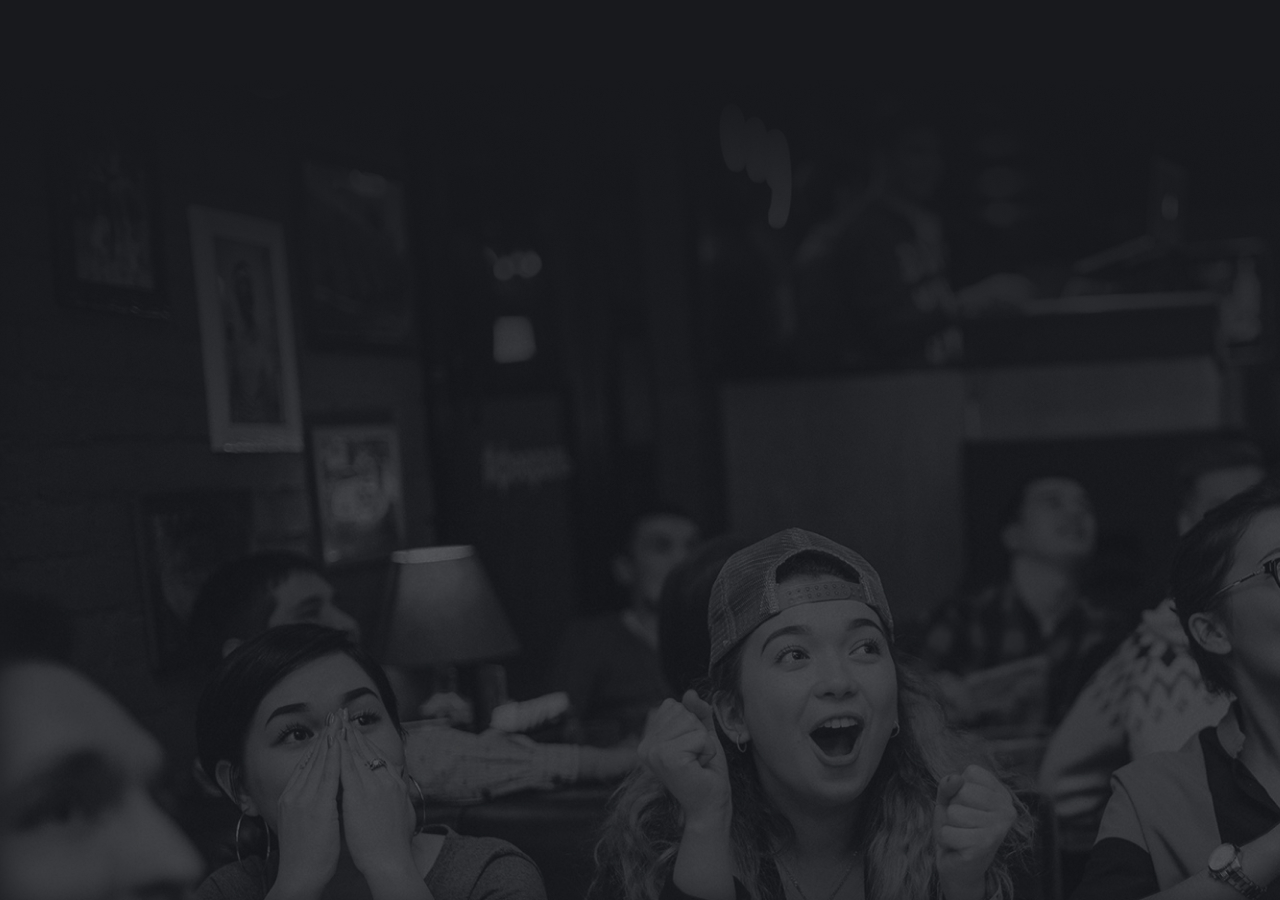
<file: index.html>
<!DOCTYPE html>
<html lang="en">
  <head>
    <meta charset="UTF-8" />
    <meta name="viewport" content="width=device-width, initial-scale=1.0" />
    <title>Document</title>
    <link rel="preconnect" href="https://fonts.googleapis.com" />
    <link rel="preconnect" href="https://fonts.gstatic.com" crossorigin />
    <link
      href="https://fonts.googleapis.com/css2?family=Inter:wght@100;200;300;400;500;600;700;800;900&family=Lora:ital,wght@0,500;0,600;0,700;1,500;1,600;1,700&family=Open+Sans:wght@400;700&display=swap"
      rel="stylesheet"
    />
    <link rel="stylesheet" href="./style.css" />
  </head>
  <body>
    <div class="welcome">
      <div class="welcome__container">
        <div class="central">
          <img src="./img/Quiz-box.png" alt="Quiz-box" />
          <a href="./main.html" class="main__button welcome__button">Войти</a>
        </div>
      </div>
    </div>
  </body>
</html>
</file>
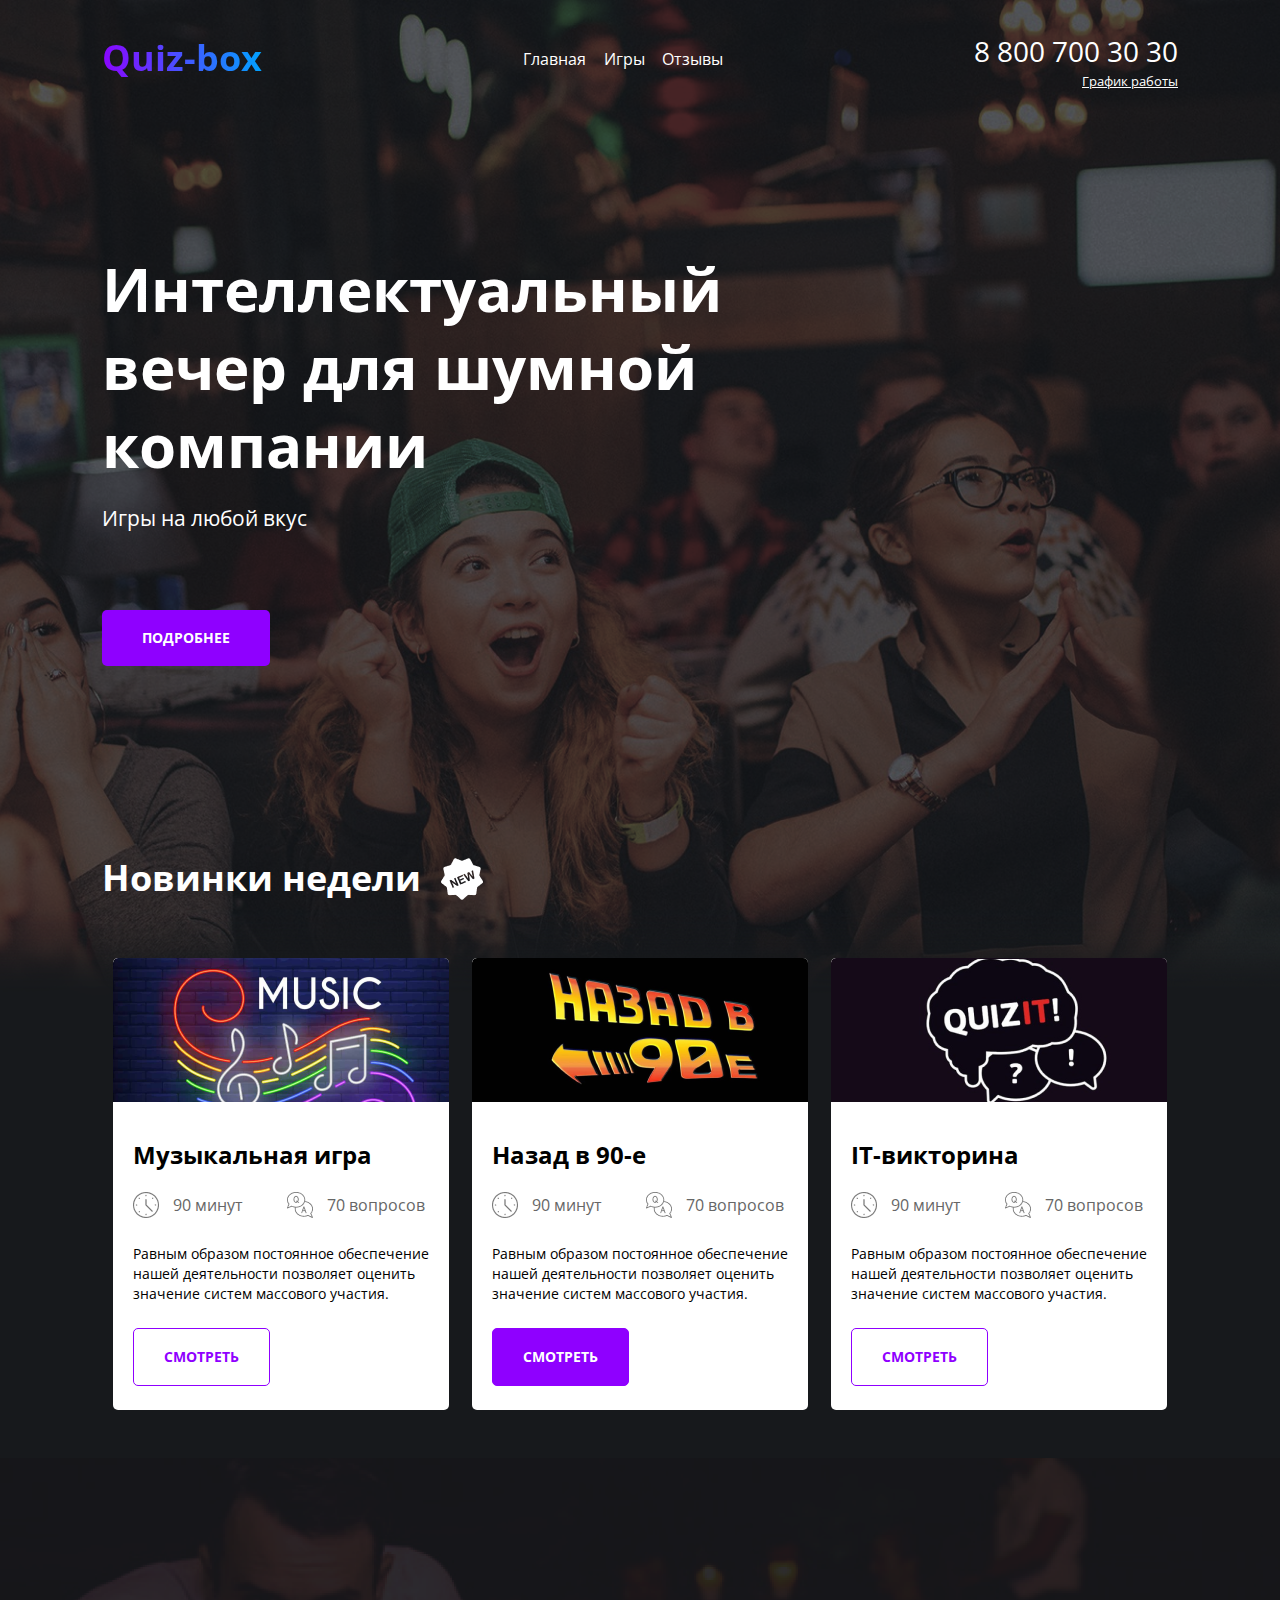
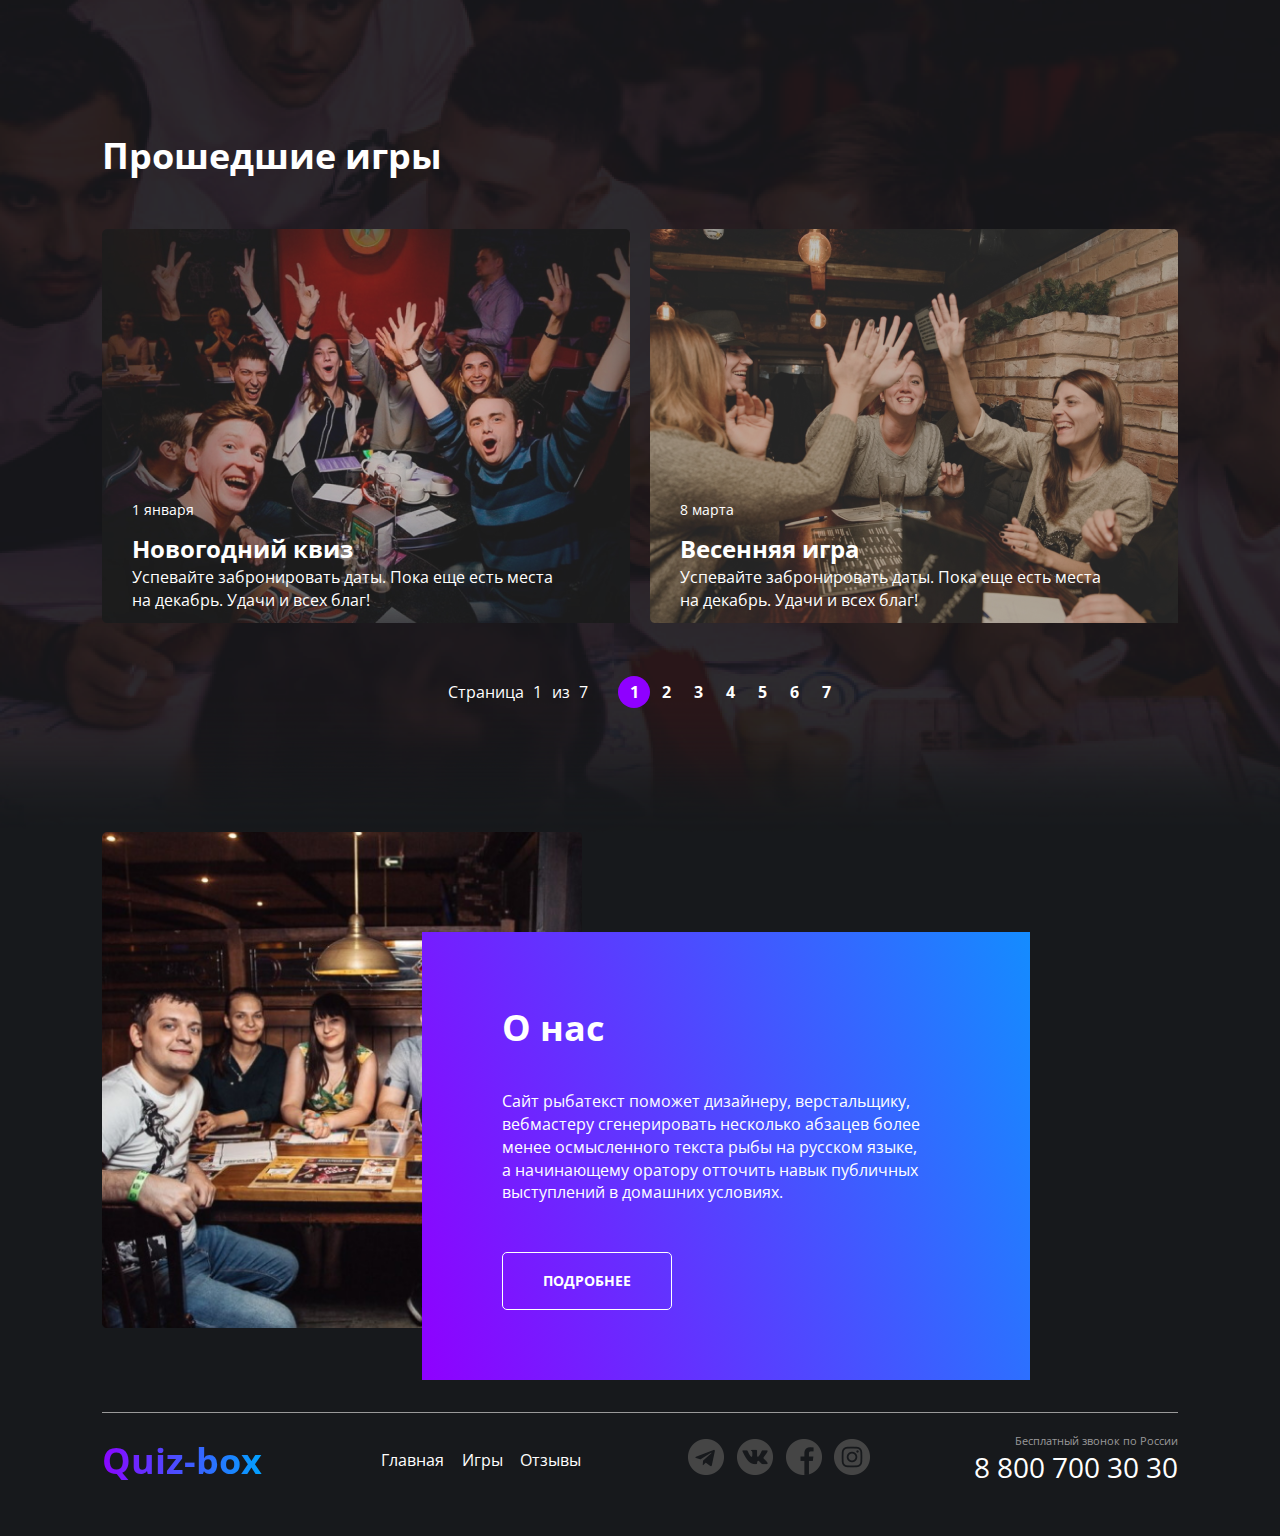
<file: main.html>
<!DOCTYPE html>
<html lang="en">
  <head>
    <meta charset="UTF-8">
    <meta name="viewport" content="width=a, initial-scale=1.0">
    <title>Document</title>
    <link rel="preconnect" href="https://fonts.googleapis.com">
<link rel="preconnect" href="https://fonts.gstatic.com" crossorigin>
<link href="https://fonts.googleapis.com/css2?family=Inter:wght@100;200;300;400;500;600;700;800;900&family=Lora:ital,wght@0,500;0,600;0,700;1,500;1,600;1,700&family=Open+Sans:wght@400;700&display=swap" rel="stylesheet">

    <link rel="stylesheet" href="./style.css">
  </head>
  <body>
    <div class="wrapper main-page-wrapper">
      <div class="container">
      <header class="header">
        <div class="logo">
          <a href="#" class="logo__link">Quiz-box</a>
        </div>
        <nav class="menu">
          <ul class="menu__list">
            <li class="menu__item"><a href="./main.html" class="menu__link" target="_blank">Главная</a></li>
            <li class="menu__item"><a href="./services.html" class="menu__link" target="_blank">Игры</a></li>
            <li class="menu__item"><a href="./reviews.html" class="menu__link">Отзывы</a></li></li>
          </ul>
        </nav>
        <addres class="address">
          <div class="address__phone">
            <a href="tel:+78007003030">8 800 700 30 30</a>
          </div>
          <div class="popup">
          <div class="address__schedule">График работы</div>
          <div class="adreess__popup">
            <div class="triangle">
            </div>
            <div class="rectangle">
      <p class="data__popup">пн-вс: 09:00-20:00</p>
      <p class="dinner__popup"> Обед: 14:00-14:30</p>
            </div>
          </div>
        </div>
        </addres>
      </header>
      <main class="main">
        <section class="primary">
          <h1 class="primary__title">
            Интеллектуальный вечер для шумной компании
          </h1>
          <p class="primary__text">Игры на&nbsp;любой вкус</p>
          <a class="primary__button" href="" target="_blank">Подробнее</a>
        </section>
        <section class="week-new">
          <div class="week-new__title">
            <h2 class="week-new__title-text">Новинки недели</h2>
            <div class="week-new__title-icon"><img src="img/ic1.png" alt="New" /></div>
          </div>
          <ul class="week-new__list">
            <li class="week-new__card">
              <img src="img/music.png" alt="Музыкальная игра" class="week-new__img" />
              <div class="week-new__info">
                <h3 class="week-new__name">Музыкальная игра</h3>
                <div class="week-new__character">
                  <img src="./img/clock.png" alt="time" class="week-new__icon" />
                  <h4 class="week-new__subtitle week-new__time">90 минут</h4>
                </div>
                <div class="week-new__character">
                  <img src="./img/qa.png" alt="question" class="week-new__icon" />
                  <h4 class="week-new__subtitle">70 вопросов</h4>
                </div>
                <p class="week-new__text">
                  Равным образом постоянное обеспечение нашей деятельности
                  позволяет оценить значение систем массового участия.
                </p>
                <a class="card__button">Смотреть</a>
              </div>
            </li>
            <li class="week-new__card">
              <img src="./img/back.png" alt="Назад в&nbsp;90-е" class="week-new__img" />
              <div class="week-new__info">
                <h3 class="week-new__name">Назад в&nbsp;90-е</h3>
                <div class="week-new__character">
                  <img src="./img/clock.png" alt="time" class="week-new__icon" />
                  <h4 class="week-new__subtitle week-new__time">90 минут</h4>
                </div>
                <div class="week-new__character">
                  <img src="./img/qa.png" alt="question" class="week-new__icon" />
                  <h4 class="week-new__subtitle">70 вопросов</h4>
                </div>
                <p class="week-new__text">
                  Равным образом постоянное обеспечение нашей деятельности
                  позволяет оценить значение систем массового участия.
                </p>
                <a class="card__button card_button-full">Смотреть</a>
              </div>
            </li>
            <li class="week-new__card">
              <img src="./img/quize.png" alt="IT-викторина" class="week-new__img" />
              <div class="week-new__info">
                <h3 class="week-new__name">IT-викторина</h3>
                <div class="week-new__character">
                  <img src="./img/clock.png" alt="time" class="week-new__icon" />
                  <h4 class="week-new__subtitle week-new__time">90 минут</h4>
                </div>
                <div class="week-new__character">
                  <img src="./img/qa.png" alt="question" class="week-new__icon" />
                  <h4 class="week-new__subtitle">70 вопросов</h4>
                </div>
                <p class="week-new__text">
                  Равным образом постоянное обеспечение нашей деятельности
                  позволяет оценить значение систем массового участия.
                </p>
                <a class="card__button">Смотреть</a>
              </div>
            </li>
          </ul>
        </section>
        <section class="game">
          <h2 class="game__title">Прошедшие игры</h2>
          <ul class="game__list">
            <li class="game__card">
              <a href=""
                ><img src="./img/newyear.png" alt="Новогодний квиз" class="game__img"
              /></a>
              <div class="game__info">
                <p class="game__date">1 января</p>
                <h3 class="game__card-title">Новогодний квиз</h3>
                <p class="game__text">
                  Успевайте забронировать даты. Пока еще есть места
                  на&nbsp;декабрь. Удачи и&nbsp;всех благ!
                </p>
              </div>
            </li>
            <li class="game__card">
              <a href=""><img src="./img/spring.png" alt="Весенняя игра" class="game__img" /></a>
              <div class="game__info">
                <p class="game__date">8 марта</p>
                <h3 class="game__card-title">Весенняя игра</h3>
                <p class="game__text">
                  Успевайте забронировать даты. Пока еще есть места
                  на&nbsp;декабрь. Удачи и&nbsp;всех благ!
                </p>
              </div>
            </li>
          </ul>
          <div class="paginator">
            <div class="paginator__display">
              Страница <span class="paginator__display-current">1</span>из
              <span class="paginator__display-all">7</span>
            </div>
            <ul class="paginator__list">
              <li class="paginator__item paginator__item--active">
                <a href="" class="paginator__link">1</a>
              </li>
              <li class="paginator__item">
                <a href="" class="paginator__link">2</a>
              </li>
              <li class="paginator__item">
                <a href="" class="paginator__link">3</a>
              </li>
              <li class="paginator__item">
                <a href="" class="paginator__link">4</a>
              </li>
              <li class="paginator__item">
                <a href="" class="paginator__link">5</a>
              </li>
              <li class="paginator__item">
                <a href="" class="paginator__link">6</a>
              </li>
              <li class="paginator__item">
                <a href="" class="paginator__link">7</a>
              </li>
            </ul>
          </div>
        </section>
        <section class="about">
          <img src="./img/about.png" alt="Картинка о нас" class="about_img" />
          <div class="about__description">
            <h2 class="about__title">О&nbsp;нас</h2>
            <p class="about__text">
              Сайт рыбатекст поможет дизайнеру, верстальщику, вебмастеру
              сгенерировать несколько абзацев более менее осмысленного текста рыбы
              на&nbsp;русском языке, а&nbsp;начинающему оратору отточить навык
              публичных выступлений в&nbsp;домашних условиях.
            </p>
            <a class="about__button">Подробнее</a>
          </div>
        </section>
      </main>
        <footer class="footer">
          <div class="footer__border">
          </div>
          <div class="logo">
            <a href="#" class="logo__link">Quiz-box</a>
          </div>
          <nav class="menu__footer">
            <ul class="menu__list">
              <li class="menu__item"><a href="./main.html" class="menu__link" target="_blank">Главная</a></li>
              <li class="menu__item"><a href="./services.html" class="menu__link" target="_blank">Игры</a></li>
              <li class="menu__item"><a href="./reviews.html" class="menu__link">Отзывы</a></li></li>
            </ul>
          </nav>
          <div class="social">
            <ul class="social__list">
              <li class="social__item">
                <a href="" class="social__link"
                  >
                  <div class="social__img tg">
                  </div></a>
              </li>
              <li class="social__item">
                <a href="" class="social__link"
                  > <div class="social__img vk"></div></a>
              </li>
              <li class="social__item">
                <a href="" class="social__link"
                  ><div class="social__img facebook"></div></a>
              </li>
              <li class="social__link">
                <a href="" class="social__link"
                  ><div class="social__img inst"></div></a>
              </li>
            </ul>
          </div>
          <div class="address">
            <p class="address__call">Бесплатный звонок по&nbsp;России</p>
            <div class="address__phone">
              <a href="tel:+78007003030">8 800 700 30 30</a>
            </div>
          </div>
        </footer>

    </div>
    </div>
  </body>
</html>
</file>
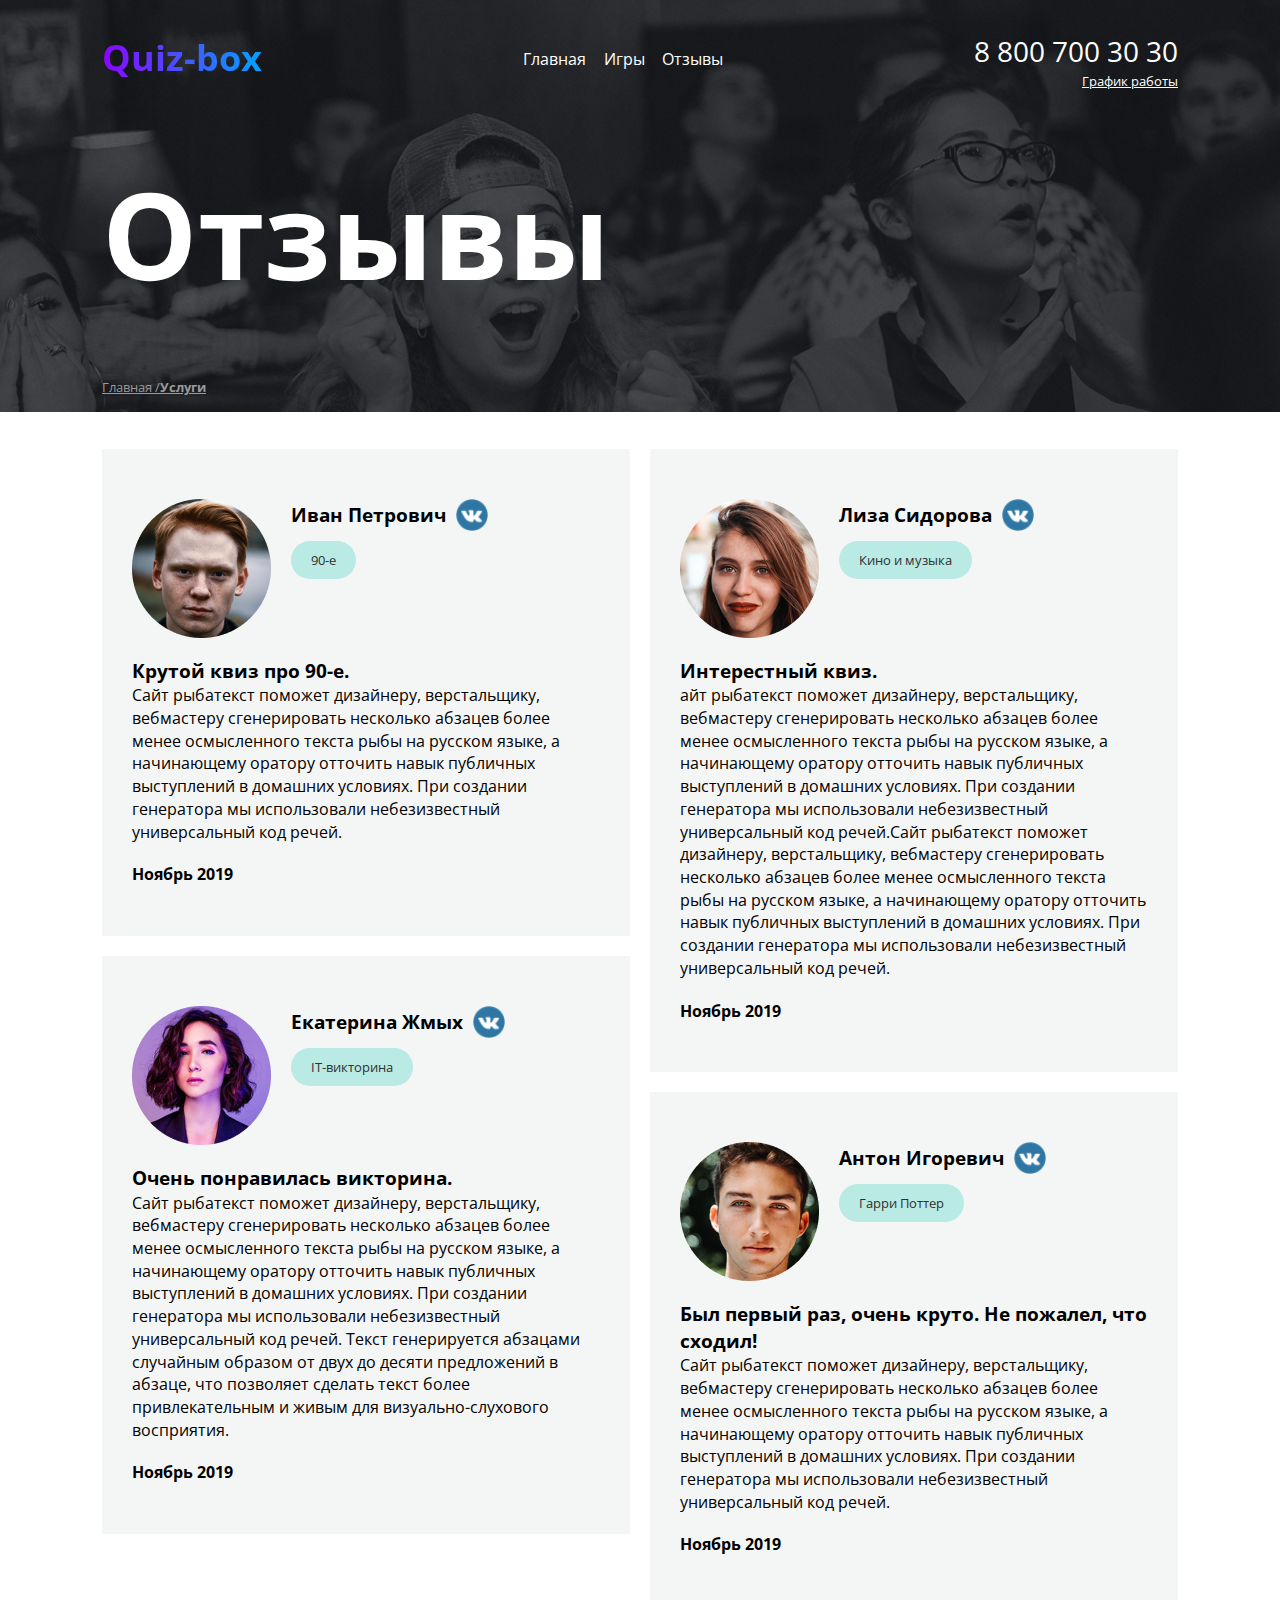
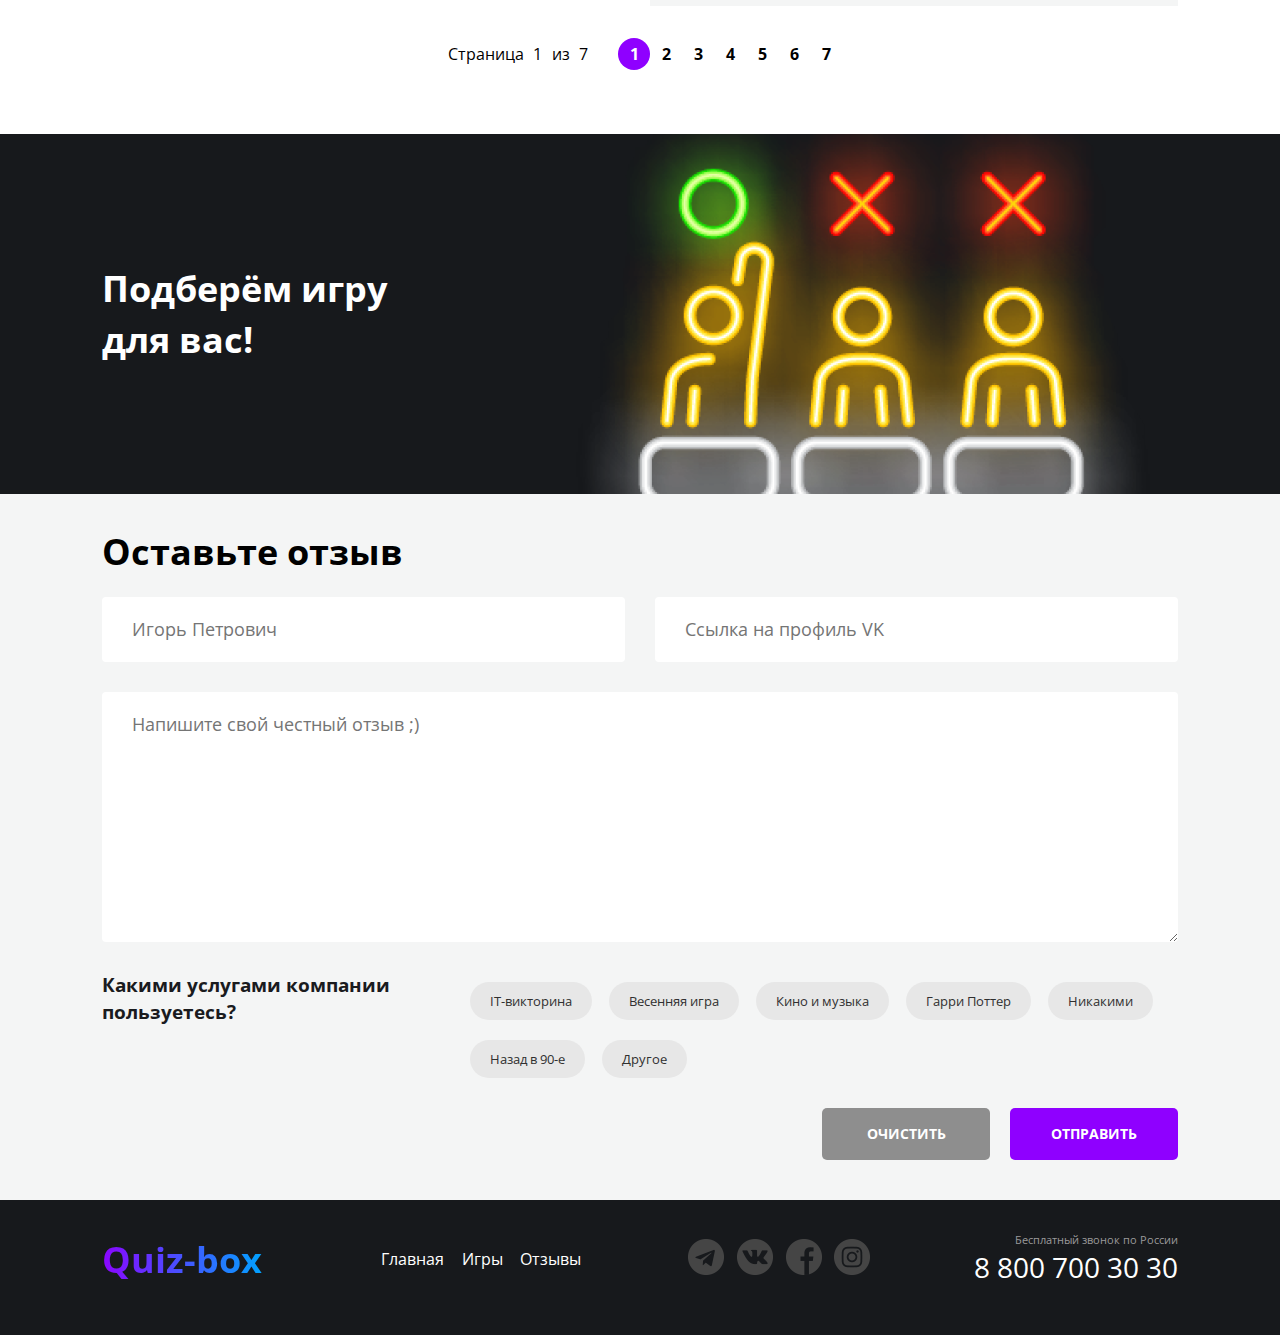
<file: reviews.html>
<!DOCTYPE html>
<html lang="en">
<head>
    <meta charset="UTF-8">
    <meta name="viewport" content="width=device-width, initial-scale=1.0">
    <title>Document</title>
    <link rel="preconnect" href="https://fonts.googleapis.com">
    <link rel="preconnect" href="https://fonts.gstatic.com" crossorigin>
    <link href="https://fonts.googleapis.com/css2?family=Inter:wght@100;200;300;400;500;600;700;800;900&family=Lora:ital,wght@0,500;0,600;0,700;1,500;1,600;1,700&family=Open+Sans:wght@400;700&display=swap" rel="stylesheet">
        <link rel="stylesheet" href="./style.css">
</head>
<body>
    <div class="wrapper reviews-wrapper">
    <div class="container">
    <div class="conteiner__top">
        <header class="header">
            <div class="logo">
              <a href="#" class="logo__link">Quiz-box</a>
            </div>
            <nav class="menu">
              <ul class="menu__list">
                <li class="menu__item"><a href="./main.html" class="menu__link" target="_blank">Главная</a></li>
                <li class="menu__item"><a href="./services.html" class="menu__link" target="_blank">Игры</a></li>
                <li class="menu__item"><a href="./reviews.html" class="menu__link">Отзывы</a></li></li>
              </ul>
            </nav>
            <addres class="address">
              <div class="address__phone">
                <a href="tel:+78007003030">8 800 700 30 30</a>
              </div>
              <div class="popup">
              <div class="address__schedule">График работы</div>
              <div class="adreess__popup">
                <div class="triangle">
                </div>
                <div class="rectangle">
          <p class="data__popup">пн-вс: 09:00-20:00</p>
          <p class="dinner__popup"> Обед: 14:00-14:30</p>
                </div>
              </div>
            </div>
            </addres>
            
          </header>
          <div class="title">
            <h1>Отзывы</h1>
        </div>
        <section class="breadcrumb">
           <ul class="breadcrumb__list">
            <li class="breadcrumb__item">Главная / </li>
            <li class="breadcrumb__item breadcrumb__active">Услуги</li>
           </ul>
        </section>
    </div>
    <section class="main__rev">
<div class="main__rev-revies">
    <ul class="main__rev-list">
        <li class="main__rev-card">
            <div class="rev__header">
                <img class="rev__img" src="./img/im1.png" alt="">
                <div class="rev__header-title">
                  <div class="rev__header-top">
                <div class="rev__header-name"><h3>Иван Петрович</h3></div>
                <img class="rev__icon" src="./img/vk_icon.png" alt="">
              </div>
                <div class="babl babl__active rev__babl">90-e</div> 
                </div>
                
            </div>
            <div class="rev__descr">
                <div class="rev__descr-title"><h3>Крутой квиз про 90-е.</h3></div>
                <div class="rev__descr__text">
                    <p>Сайт рыбатекст поможет дизайнеру, верстальщику, вебмастеру сгенерировать несколько абзацев более менее осмысленного текста рыбы на русском языке, а начинающему оратору отточить навык публичных выступлений в домашних условиях. При создании генератора мы использовали небезизвестный универсальный код речей. </p>
                </div>
                <div class="rev__date">Ноябрь 2019</div>
            </div>
        </li>
        <li class="main__rev-card">
            <div class="rev__header">
                <img class="rev__img" src="./img/im2.png" alt="">
                <div class="rev__header-title">
                  <div class="rev__header-top">
                <div class="rev__header-name"><h3>Екатерина Жмых</h3></div>
                <img class="rev__icon" src="./img/vk_icon.png" alt="">
                </div>
                <div class="babl babl__active rev__babl">IT-викторина</div>  
              </div>
                 
            </div>
            <div class="rev__descr">
                <div class="rev__descr-title"><h3>Очень понравилась 
                    викторина.</h3></div>
                <div class="rev__descr__text">
                    <p>Сайт рыбатекст поможет дизайнеру, верстальщику, вебмастеру сгенерировать несколько абзацев более менее осмысленного текста рыбы на русском языке, а начинающему оратору отточить навык публичных выступлений в домашних условиях. При создании генератора мы использовали небезизвестный универсальный код речей. Текст генерируется абзацами случайным образом от двух до десяти предложений в абзаце, что позволяет сделать текст более привлекательным и живым для визуально-слухового восприятия. </p>
                </div>
                <div class="rev__date">Ноябрь 2019</div>
            </div>
        </li>
        <li class="main__rev-card">
            <div class="rev__header">
                <img class="rev__img" src="./img/im3.png" alt="">
                <div class="rev__header-title">
                  <div class="rev__header-top">
                <div class="rev__header-name"><h3>Лиза Сидорова</h3></div>
                <img class="rev__icon" src="./img/vk_icon.png" alt="">
              </div>
              <div class="babl babl__active rev__babl">Кино и музыка</div> 
              </div>
                
            </div>
            <div class="rev__descr">
                <div class="rev__descr-title"><h3>Интерестный квиз.</h3></div>
                <div class="rev__descr__text">
                    <p>айт рыбатекст поможет дизайнеру, верстальщику, вебмастеру сгенерировать несколько абзацев более менее осмысленного текста рыбы на русском языке, а начинающему оратору отточить навык публичных выступлений в домашних условиях. При создании генератора мы использовали небезизвестный универсальный код речей.Сайт рыбатекст поможет дизайнеру, верстальщику, вебмастеру сгенерировать несколько абзацев более менее осмысленного текста рыбы на русском языке, а начинающему оратору отточить навык публичных выступлений в домашних условиях. При создании генератора мы использовали небезизвестный универсальный код речей. </p>
                </div>
                <div class="rev__date">Ноябрь 2019</div>
            </div>
        </li>
        <li class="main__rev-card">
            <div class="rev__header">
                <img class="rev__img" src="./img/im4.png" alt="">
                <div class="rev__header-title">
                <div class="rev__header-top">
                <div class="rev__header-name"><h3>Антон Игоревич</h3></div>
                <img class="rev__icon" src="./img/vk_icon.png" alt="">
                </div>
                <div class="babl babl__active rev__babl">Гарри Поттер</div>
              </div>
                 
            </div>
            <div class="rev__descr">
                <div class="rev__descr-title"><h3>Был первый раз, очень круто.
                    Не пожалел, что сходил!</h3></div>
                <div class="rev__descr__text">
                    <p>Сайт рыбатекст поможет дизайнеру, верстальщику, вебмастеру сгенерировать несколько абзацев более менее осмысленного текста рыбы на русском языке, а начинающему оратору отточить навык публичных выступлений в домашних условиях. При создании генератора мы использовали небезизвестный универсальный код речей.</p>
                </div>
                <div class="rev__date">Ноябрь 2019</div>
            </div>
        </li>
    </ul>
</div>
    <div class="paginator paginator__services paginator__reviews">
        <div class="paginator__display ">
          Страница <span class="paginator__display-current">1</span>из
          <span class="paginator__display-all">7</span>
        </div>
        <ul class="paginator__list">
          <li class="paginator__item paginator__item--active">
            <a href="" class="paginator__link paginator__services">1</a>
          </li>
          <li class="paginator__item">
            <a href="" class="paginator__link paginator__services">2</a>
          </li>
          <li class="paginator__item">
            <a href="" class="paginator__link paginator__services">3</a>
          </li>
          <li class="paginator__item">
            <a href="" class="paginator__link paginator__services">4</a>
          </li>
          <li class="paginator__item">
            <a href="" class="paginator__link paginator__services">5</a>
          </li>
          <li class="paginator__item">
            <a href="" class="paginator__link paginator__services">6</a>
          </li>
          <li class="paginator__item">
            <a href="" class="paginator__link paginator__services">7</a>
          </li>
        </ul>
      </div>
        </section>
    </div>
</div>
<div class="banner__wrapper">
    <div class="container">
        <section class="banner">
          <div class="banner__block">
            <div class="banner__title"><h2>Подберём игру
                для вас!</h2></div>
              </div>
        </section>
    </div>
</div>
<div class="form__wrapper">
    <div class="container">
       <section class="rev-form">
        <div class="rev-form_title"><h2>Оставьте отзыв</h2></div>
    <form class="form" action="">
      <div class="form__row">
        <input class="form__input" type="text" placeholder="Игорь Петрович">
        <input class="form__input" type="text" placeholder="Ссылка на профиль VK">
      </div>
      <div class="form__row">
        <textarea class="form__input form__textarea" placeholder="Напишите свой честный отзыв ;)"></textarea>
      </div>
      <div class="form__controls">
        <div class="form__controls-title">
          <h3>Какими услугами компании пользуетесь?</h3>
        </div>
        <ul class="controls">
          
          <li class="controls__item">
            <label class="controls__elem">
              <input type="checkbox" class="control__checkbox">
            <div class="babl controls__babl">IT-викторина</div>
          </label>
        </li>
        <li class="controls__item">
          <label class="controls__elem">
            <input type="checkbox" class="control__checkbox">
          <div class="babl controls__babl">Весенняя игра</div>
        </label>
      </li>
      <li class="controls__item">
        <label class="controls__elem">
          <input type="checkbox" class="control__checkbox">
        <div class="babl controls__babl">Кино и музыка</div>
      </label>
    </li>
    <li class="controls__item">
      <label class="controls__elem">
        <input type="checkbox" class="control__checkbox">
      <div class="babl controls__babl">Гарри Поттер</div>
    </label>
  </li>
  <li class="controls__item">
    <label class="controls__elem">
      <input type="checkbox" class="control__checkbox">
    <div class="babl controls__babl">Никакими</div>
  </label>
</li>
<li class="controls__item">
  <label class="controls__elem">
    <input type="checkbox" class="control__checkbox">
  <div class="babl controls__babl">Назад в 90-е</div>
</label>
</li>
<li class="controls__item">
  <label class="controls__elem">
    <input type="checkbox" class="control__checkbox">
  <div class="babl controls__babl">Другое</div>
</label>
</li>   
</ul>
      </div>
      <div class="control__button">
        <button type="reset" class="main__button clear__button btn">
            Очистить</button>
            <button type="submit" class="main__button submit__btn btn">
              Отправить</button>
        </div>
      </form>

       </section> 
    </div>

</div>
<div class="footer__wrapper">
  <div class="container">
  <footer class="footer">
    <div class="logo">
      <a href="#" class="logo__link">Quiz-box</a>
    </div>
    <nav class="menu__footer">
      <ul class="menu__list">
        <li class="menu__item"><a href="./main.html" class="menu__link" target="_blank">Главная</a></li>
        <li class="menu__item"><a href="./services.html" class="menu__link" target="_blank">Игры</a></li>
        <li class="menu__item"><a href="./reviews.html" class="menu__link">Отзывы</a></li></li>
      </ul>
    </nav>
    <div class="social">
      <ul class="social__list">
        <li class="social__item">
          <a href="" class="social__link"
            >
            <div class="social__img tg">
            </div></a>
        </li>
        <li class="social__item">
          <a href="" class="social__link"
            > <div class="social__img vk"></div></a>
        </li>
        <li class="social__item">
          <a href="" class="social__link"
            ><div class="social__img facebook"></div></a>
        </li>
        <li class="social__link">
          <a href="" class="social__link"
            ><div class="social__img inst"></div></a>
        </li>
      </ul>
    </div>
    <div class="address">
      <p class="address__call">Бесплатный звонок по&nbsp;России</p>
      <div class="address__phone">
        <a href="tel:+78007003030">8 800 700 30 30</a>
      </div>
    </div>
  </footer>
  </div>
  </div>






        



</body>
</html>
</file>
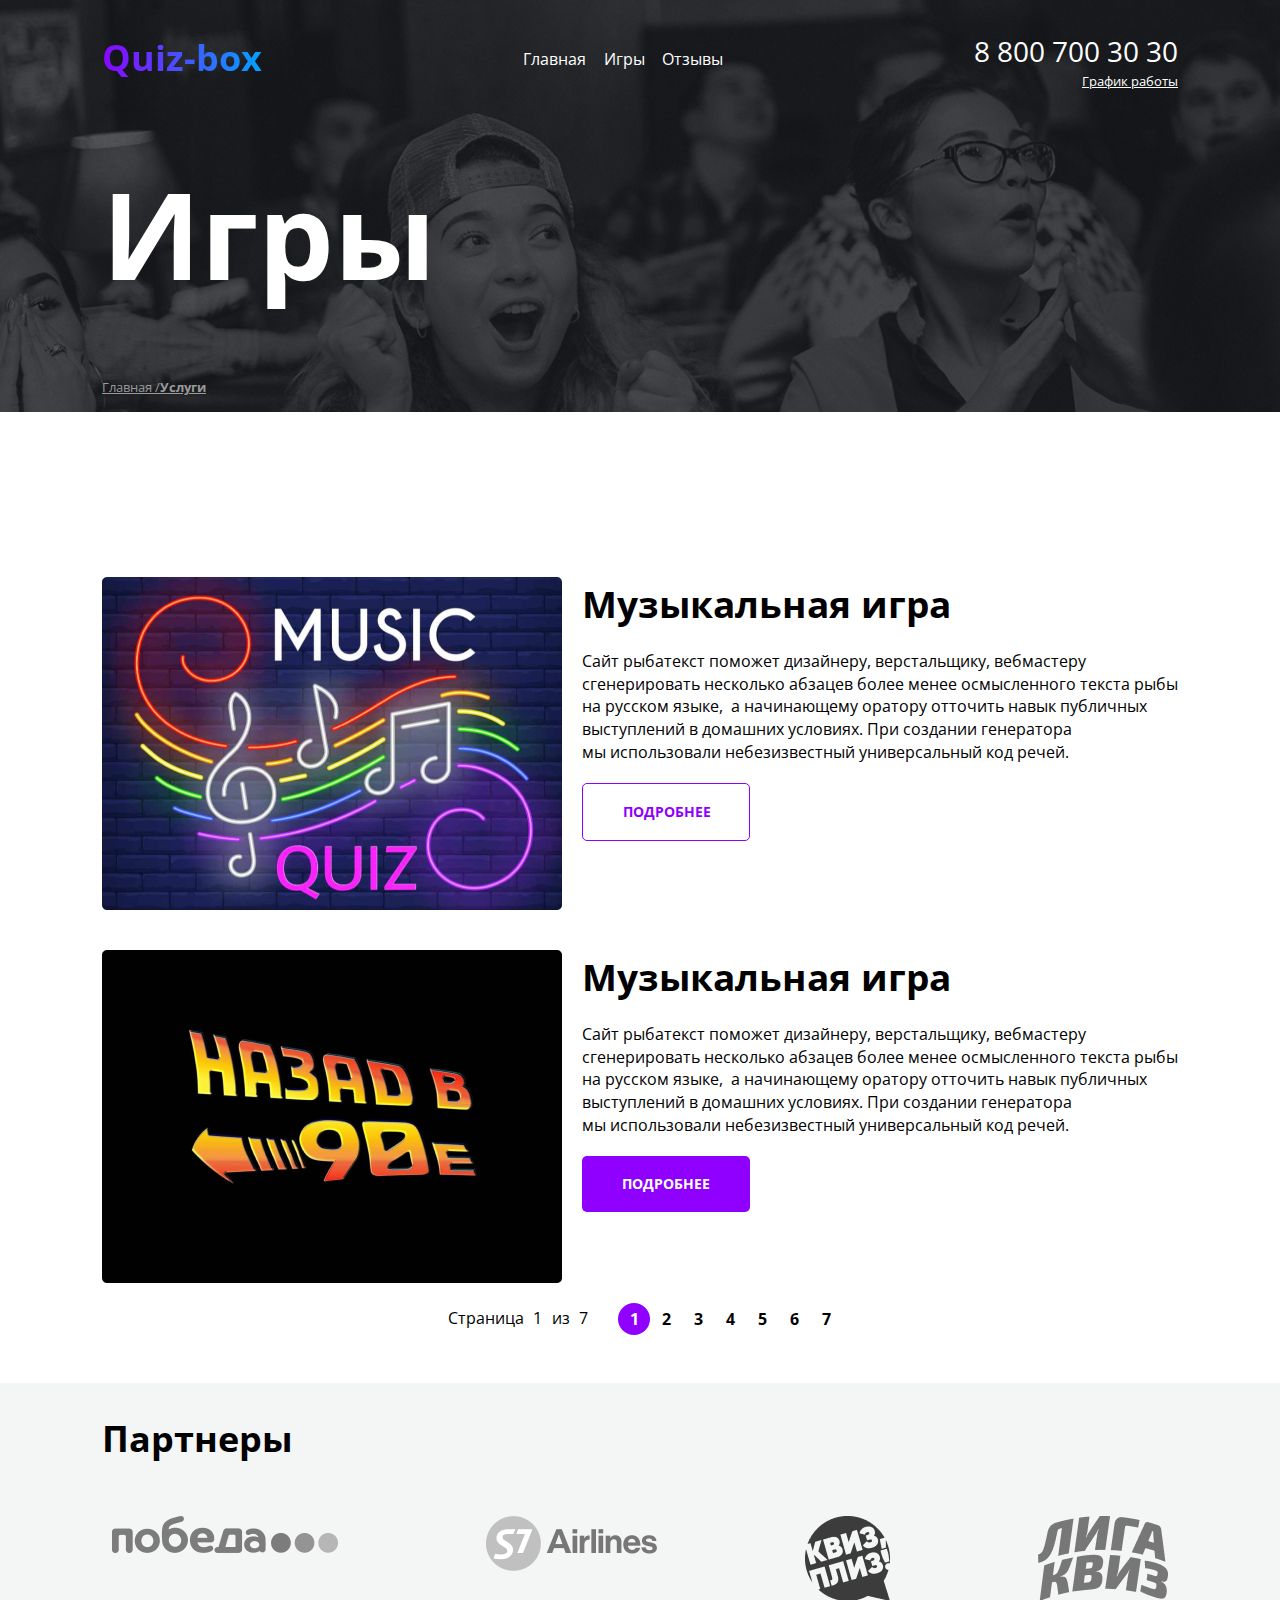
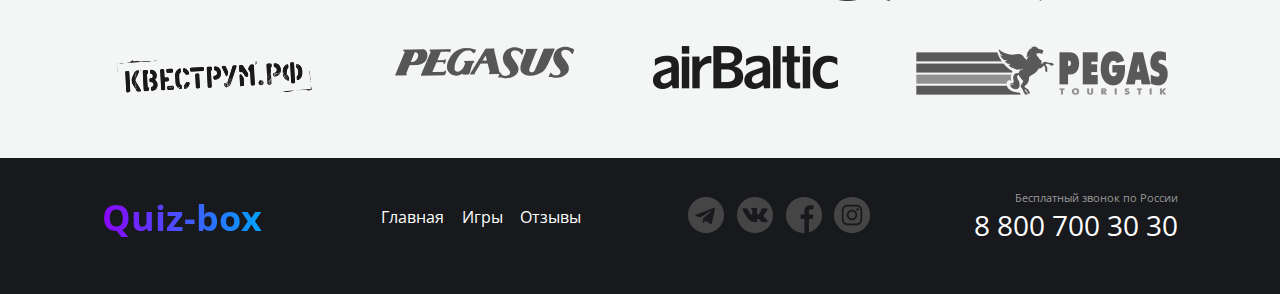
<file: services.html>
<!DOCTYPE html>
<html lang="en">
<head>
    <meta charset="UTF-8">
    <meta name="viewport" content="width=device-width, initial-scale=1.0">
    <title>Document</title>
    <link rel="preconnect" href="https://fonts.googleapis.com">
    <link rel="preconnect" href="https://fonts.gstatic.com" crossorigin>
    <link href="https://fonts.googleapis.com/css2?family=Inter:wght@100;200;300;400;500;600;700;800;900&family=Lora:ital,wght@0,500;0,600;0,700;1,500;1,600;1,700&family=Open+Sans:wght@400;700&display=swap" rel="stylesheet">
        <link rel="stylesheet" href="./style.css">
</head>
<body>
    <div class="wrapper services-wrapper">
        <div class="container">
            <div class="conteiner__top">
        <header class="header">
            <div class="logo">
              <a href="#" class="logo__link">Quiz-box</a>
            </div>
            <nav class="menu">
              <ul class="menu__list">
                <li class="menu__item"><a href="./main.html" class="menu__link" target="_blank">Главная</a></li>
                <li class="menu__item"><a href="./services.html" class="menu__link" target="_blank">Игры</a></li>
                <li class="menu__item"><a href="./reviews.html" class="menu__link">Отзывы</a></li></li>
              </ul>
            </nav>
            <addres class="address">
              <div class="address__phone">
                <a href="tel:+78007003030">8 800 700 30 30</a>
              </div>
              <div class="popup">
              <div class="address__schedule">График работы</div>
              <div class="adreess__popup">
                <div class="triangle">
                </div>
                <div class="rectangle">
          <p class="data__popup">пн-вс: 09:00-20:00</p>
          <p class="dinner__popup"> Обед: 14:00-14:30</p>
                </div>
              </div>
            </div>
            </addres>
          </header>
          <section class="title">
            <h1>Игры</h1>
        </section>
        <section class="breadcrumb">
           <ul class="breadcrumb__list">
            <li class="breadcrumb__item">Главная / </li>
            <li class="breadcrumb__item breadcrumb__active">Услуги</li>
           </ul>
        </section>
    </div>
        <section class="main__services">
            <div class="main__card">
                <img src="./img/mus.png" alt="" class="img__music">
                <div class="main__description">
                    <div class="main__title">
                        <h3>Музыкальная игра</h3>
                    </div>
                    <div class="main__text">
                        <p>Сайт рыбатекст поможет дизайнеру, верстальщику, вебмастеру сгенерировать несколько абзацев более менее осмысленного текста рыбы на&nbsp;русском языке,  а&nbsp;начинающему оратору отточить навык публичных выступлений в&nbsp;домашних условиях. При создании генератора мы&nbsp;использовали небезизвестный универсальный код речей.</p>
                    </div>
                    <a href="" class="main__button add__button">
                      Подробнее
                  </a>
                </div>
            </div>
            <div class="main__card">
              <img src="./img/90.png" alt="" class="img__music">
              <div class="main__description">
                  <div class="main__title">
                      <h3>Музыкальная игра</h3>
                  </div>
                  <div class="main__text">
                      <p>Сайт рыбатекст поможет дизайнеру, верстальщику, вебмастеру сгенерировать несколько абзацев более менее осмысленного текста рыбы на&nbsp;русском языке,  а&nbsp;начинающему оратору отточить навык публичных выступлений в&nbsp;домашних условиях. При создании генератора мы&nbsp;использовали небезизвестный универсальный код речей.</p>
                  </div>
                  <a href="" class="main__button">
                    Подробнее
                </a>
              </div>
          </div>
          <div class="paginator paginator__services">
            <div class="paginator__display ">
              Страница <span class="paginator__display-current">1</span>из
              <span class="paginator__display-all">7</span>
            </div>
            <ul class="paginator__list">
              <li class="paginator__item paginator__item--active">
                <a href="" class="paginator__link paginator__services">1</a>
              </li>
              <li class="paginator__item">
                <a href="" class="paginator__link paginator__services">2</a>
              </li>
              <li class="paginator__item">
                <a href="" class="paginator__link paginator__services">3</a>
              </li>
              <li class="paginator__item">
                <a href="" class="paginator__link paginator__services">4</a>
              </li>
              <li class="paginator__item">
                <a href="" class="paginator__link paginator__services">5</a>
              </li>
              <li class="paginator__item">
                <a href="" class="paginator__link paginator__services">6</a>
              </li>
              <li class="paginator__item">
                <a href="" class="paginator__link paginator__services">7</a>
              </li>
            </ul>
          </div>
            </section>
          </div>
<div class="partener__wrapper">
<div class="container">           
<section class="partner">
  <div class="partner__title">
    <h2>Партнеры</h2>
  </div>
  <div class="partner__list">
  <ul class="partner__name">
    <li class="partner__item"><a href="" class="partner__link"><img src="./img/pobeda.png" alt="" class="partner__img"></a></li>
    <li class="partner__item"><a href="" class="partner__link"><img src="./img/s7.png" alt="" class="partner__img"></a></li>
    <li class="partner__item"><a href="" class="partner__link"><img src="./img/quize_s.png" alt="" class="partner__img"></a></li>
    <li class="partner__item"><a href="" class="partner__link"><img src="./img/liga.png" alt="" class="partner__img"></a></li>
  </ul>
  <ul class="partner__name">
    <li class="partner__item"><a href="" class="partner__link"><img src="./img/quest.png" alt="" class="partner__img"></a></li>
    <li class="partner__item"><a href="" class="partner__link"><img src="./img/pegasus.png" alt="" class="partner__img"></a></li>
    <li class="partner__item"><a href="" class="partner__link"><img src="./img/airbaltic.png" alt="" class="partner__img"></a></li>
    <li class="partner__item"><a href="" class="partner__link"><img src="./img/pegas.png" alt="" class="partner__img"></a></li>
  </ul>
</div>
</section>
</div>
</div>

<div class="footer__wrapper">
<div class="container">
<footer class="footer">
  <div class="logo">
    <a href="#" class="logo__link">Quiz-box</a>
  </div>
  <nav class="menu__footer">
    <ul class="menu__list">
      <li class="menu__item"><a href="./main.html" class="menu__link" target="_blank">Главная</a></li>
      <li class="menu__item"><a href="./services.html" class="menu__link" target="_blank">Игры</a></li>
      <li class="menu__item"><a href="./reviews.html" class="menu__link">Отзывы</a></li></li>
    </ul>
  </nav>
  <div class="social">
    <ul class="social__list">
      <li class="social__item">
        <a href="" class="social__link"
          >
          <div class="social__img tg">
          </div></a>
      </li>
      <li class="social__item">
        <a href="" class="social__link"
          > <div class="social__img vk"></div></a>
      </li>
      <li class="social__item">
        <a href="" class="social__link"
          ><div class="social__img facebook"></div></a>
      </li>
      <li class="social__link">
        <a href="" class="social__link"
          ><div class="social__img inst"></div></a>
      </li>
    </ul>
  </div>
  <div class="address">
    <p class="address__call">Бесплатный звонок по&nbsp;России</p>
    <div class="address__phone">
      <a href="tel:+78007003030">8 800 700 30 30</a>
    </div>
  </div>
</footer>
</div>
</div>
</div>
</body>
</html>
</file>
<file: style.css>
@import url("./normalize.css");
@import url("./wrapper.css");
@import url("./header.css");
@import url("./main.css");
@import url("./footer.css");
@import url("./services_main.css");
@import url("./reviews.css");
@import url("./hello.css");
</file>
